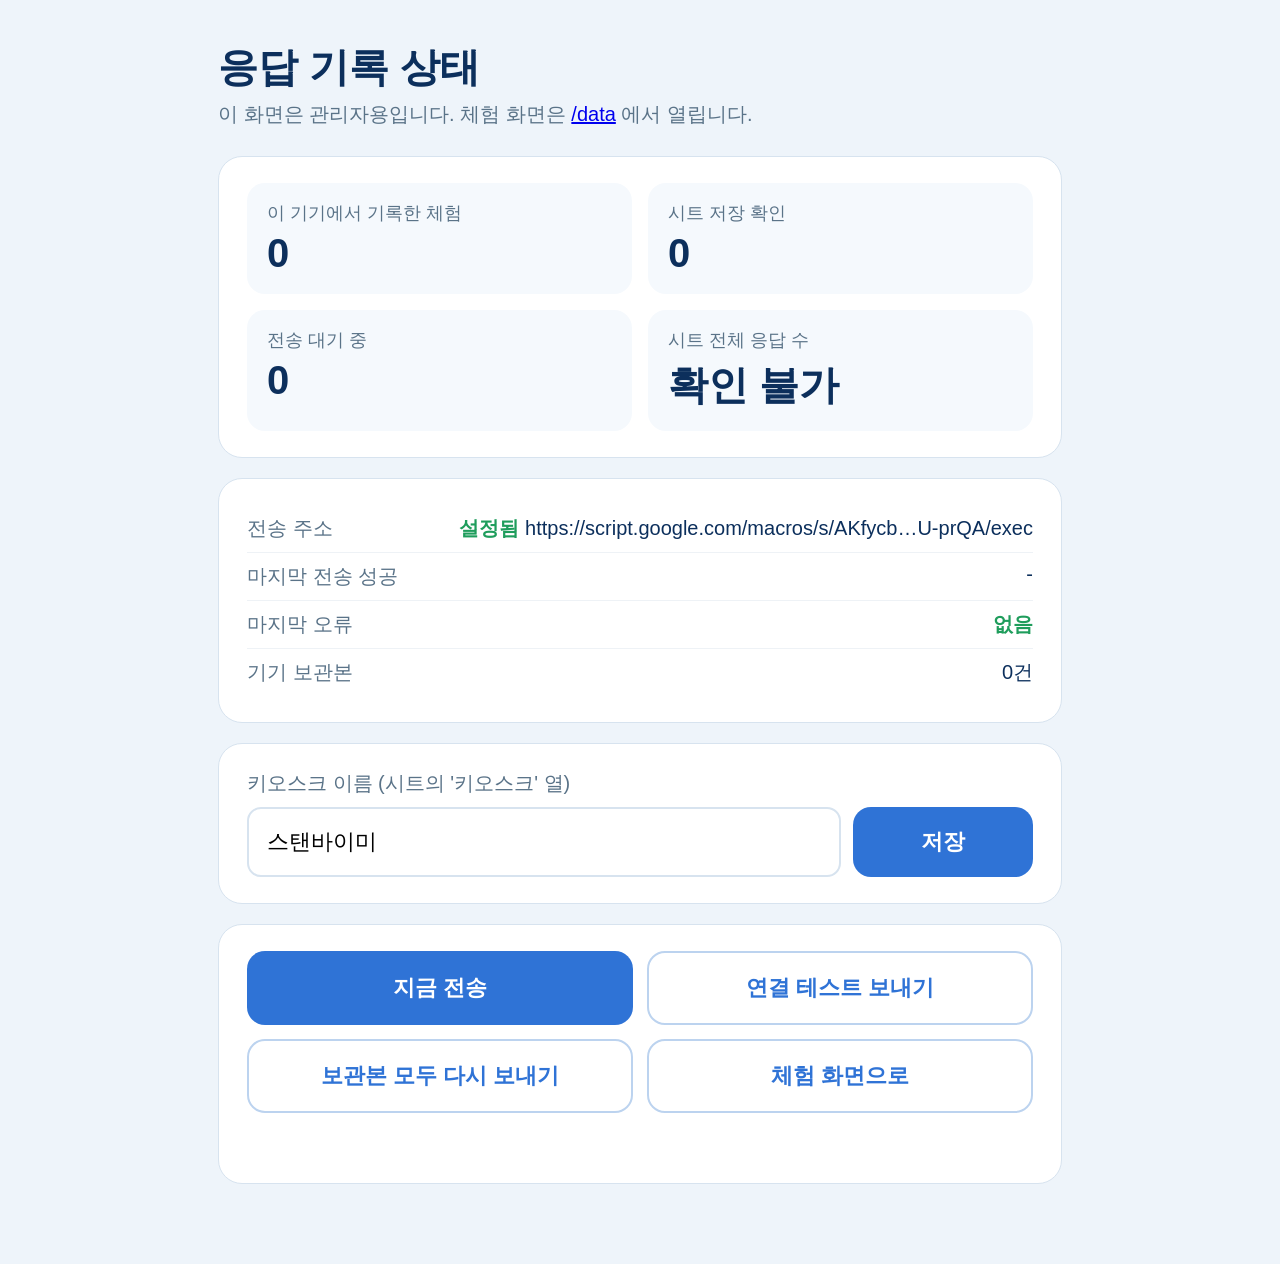
<file: record-status.html>
<!doctype html>
<html lang="ko">
<head>
<meta charset="UTF-8" />
<meta name="viewport" content="width=device-width, initial-scale=1" />
<title>응답 기록 상태 · 데이터마일 키오스크</title>
<style>
  :root { --ink:#0c2f5c; --muted:#5a7388; --line:#d7e3ef; --blue:#2f73d6; --ok:#1f9d5c; --warn:#d9480f; }
  * { box-sizing: border-box; }
  body { margin:0; font-family: Pretendard, "Noto Sans KR", "Malgun Gothic", sans-serif; background:#eef4fa; color:var(--ink); }
  main { max-width: 900px; margin: 0 auto; padding: 40px 28px 60px; }
  h1 { font-size: 40px; margin: 0 0 6px; }
  .sub { color: var(--muted); font-size: 20px; margin: 0 0 28px; }
  .card { background:#fff; border:1px solid var(--line); border-radius:24px; padding:26px 28px; margin-bottom:20px; }
  .grid { display:grid; grid-template-columns: 1fr 1fr; gap:16px; }
  .stat { background:#f5f9fd; border-radius:18px; padding:18px 20px; }
  .stat span { display:block; color:var(--muted); font-size:18px; margin-bottom:6px; }
  .stat b { font-size:40px; }
  .row { display:flex; justify-content:space-between; gap:16px; font-size:20px; padding:10px 0; border-bottom:1px solid #eef2f6; }
  .row:last-child { border-bottom:0; }
  .row em { font-style:normal; color:var(--muted); }
  .ok { color: var(--ok); font-weight:700; } .warn { color: var(--warn); font-weight:700; }
  button { font: inherit; font-size: 22px; font-weight: 800; border: 0; border-radius: 18px; padding: 20px 22px; cursor: pointer; background: var(--blue); color:#fff; width:100%; }
  button.ghost { background:#fff; color: var(--blue); border:2px solid #bcd3ef; }
  .btns { display:grid; grid-template-columns: 1fr 1fr; gap:14px; }
  input { font: inherit; font-size: 22px; padding: 16px 18px; border-radius: 14px; border: 2px solid var(--line); width:100%; }
  .name { display:grid; grid-template-columns: 1fr 180px; gap:12px; }
  #msg { min-height: 30px; font-size: 20px; margin-top: 14px; }
</style>
</head>
<body>
<main>
  <h1>응답 기록 상태</h1>
  <p class="sub">이 화면은 관리자용입니다. 체험 화면은 <a href="/data">/data</a> 에서 열립니다.</p>

  <section class="card">
    <div class="grid">
      <div class="stat"><span>이 기기에서 기록한 체험</span><b id="recorded">-</b></div>
      <div class="stat"><span>시트 저장 확인</span><b id="confirmed">-</b></div>
      <div class="stat"><span>전송 대기 중</span><b id="pending">-</b></div>
      <div class="stat"><span>시트 전체 응답 수</span><b id="sheet">-</b></div>
    </div>
  </section>

  <section class="card">
    <div class="row"><em>전송 주소</em><span id="endpoint">-</span></div>
    <div class="row"><em>마지막 전송 성공</em><span id="lastSent">-</span></div>
    <div class="row"><em>마지막 오류</em><span id="lastError">-</span></div>
    <div class="row"><em>기기 보관본</em><span id="archived">-</span></div>
  </section>

  <section class="card">
    <div class="row" style="border:0;padding-top:0"><em>키오스크 이름 (시트의 '키오스크' 열)</em></div>
    <div class="name"><input id="kiosk" /><button id="saveName">저장</button></div>
  </section>

  <section class="card">
    <div class="btns">
      <button id="flush">지금 전송</button>
      <button id="test" class="ghost">연결 테스트 보내기</button>
      <button id="resend" class="ghost">보관본 모두 다시 보내기</button>
      <button id="back" class="ghost">체험 화면으로</button>
    </div>
    <div id="msg"></div>
  </section>
</main>
<script src="/config.js"></script>
<script src="/recorder.js"></script>
<script>
(function () {
  var R = window.__gmRecorder;
  function $(id) { return document.getElementById(id); }
  function msg(t, cls) { var m = $("msg"); m.textContent = t; m.className = cls || ""; }
  function render() {
    var s = R.stats();
    $("recorded").textContent = s.recorded || 0;
    $("confirmed").textContent = s.confirmed || 0;
    $("pending").textContent = R.pending();
    $("archived").textContent = R.archived() + "건";
    var ep = R.config.endpoint;
    $("endpoint").innerHTML = ep ? '<span class="ok">설정됨</span> ' + ep.replace(/^(https:\/\/script\.google\.com\/macros\/s\/.{6}).*(.{6}\/exec)$/, "$1…$2") : '<span class="warn">미설정 (config.js)</span>';
    $("lastSent").textContent = s.lastSentAt || "-";
    $("lastError").innerHTML = s.lastError ? '<span class="warn">' + s.lastError.replace(/</g, "&lt;") + "</span> (" + (s.lastErrorAt || "") + ")" : '<span class="ok">없음</span>';
    if (document.activeElement !== $("kiosk")) $("kiosk").value = R.kioskName();
  }
  function sheetCount() {
    if (!R.config.endpoint) { $("sheet").textContent = "-"; return; }
    R.sheetCount().then(function (d) { $("sheet").textContent = d && d.ok ? d.rows : "?"; })
      .catch(function () { $("sheet").textContent = "확인 불가"; });
  }
  function after(p, okText) {
    msg("처리 중…");
    p.then(function (r) {
      render(); sheetCount();
      if (r && r.error) msg(r.error, "warn");
      else if (r && r.skipped) msg("전송 주소가 설정되지 않았습니다. config.js 를 확인해 주세요.", "warn");
      else msg(okText, "ok");
    });
  }
  $("flush").onclick = function () { after(R.flush(), "전송 완료"); };
  $("test").onclick = function () { after(R.sendTest(), "테스트 기록이 시트에 저장됐습니다 ('테스트 여부' 열 = 테스트)"); };
  $("resend").onclick = function () { after(R.resendArchive(), "보관본 재전송 완료 (이미 있던 기록은 중복 저장되지 않습니다)"); };
  $("back").onclick = function () { location.href = "/data"; };
  $("saveName").onclick = function () { var v = $("kiosk").value.trim(); if (v) { R.setKioskName(v); msg("키오스크 이름을 '" + v + "'(으)로 저장했습니다.", "ok"); render(); } };
  render(); sheetCount();
  setInterval(render, 3000);
})();
</script>
</body>
</html>
</file>
